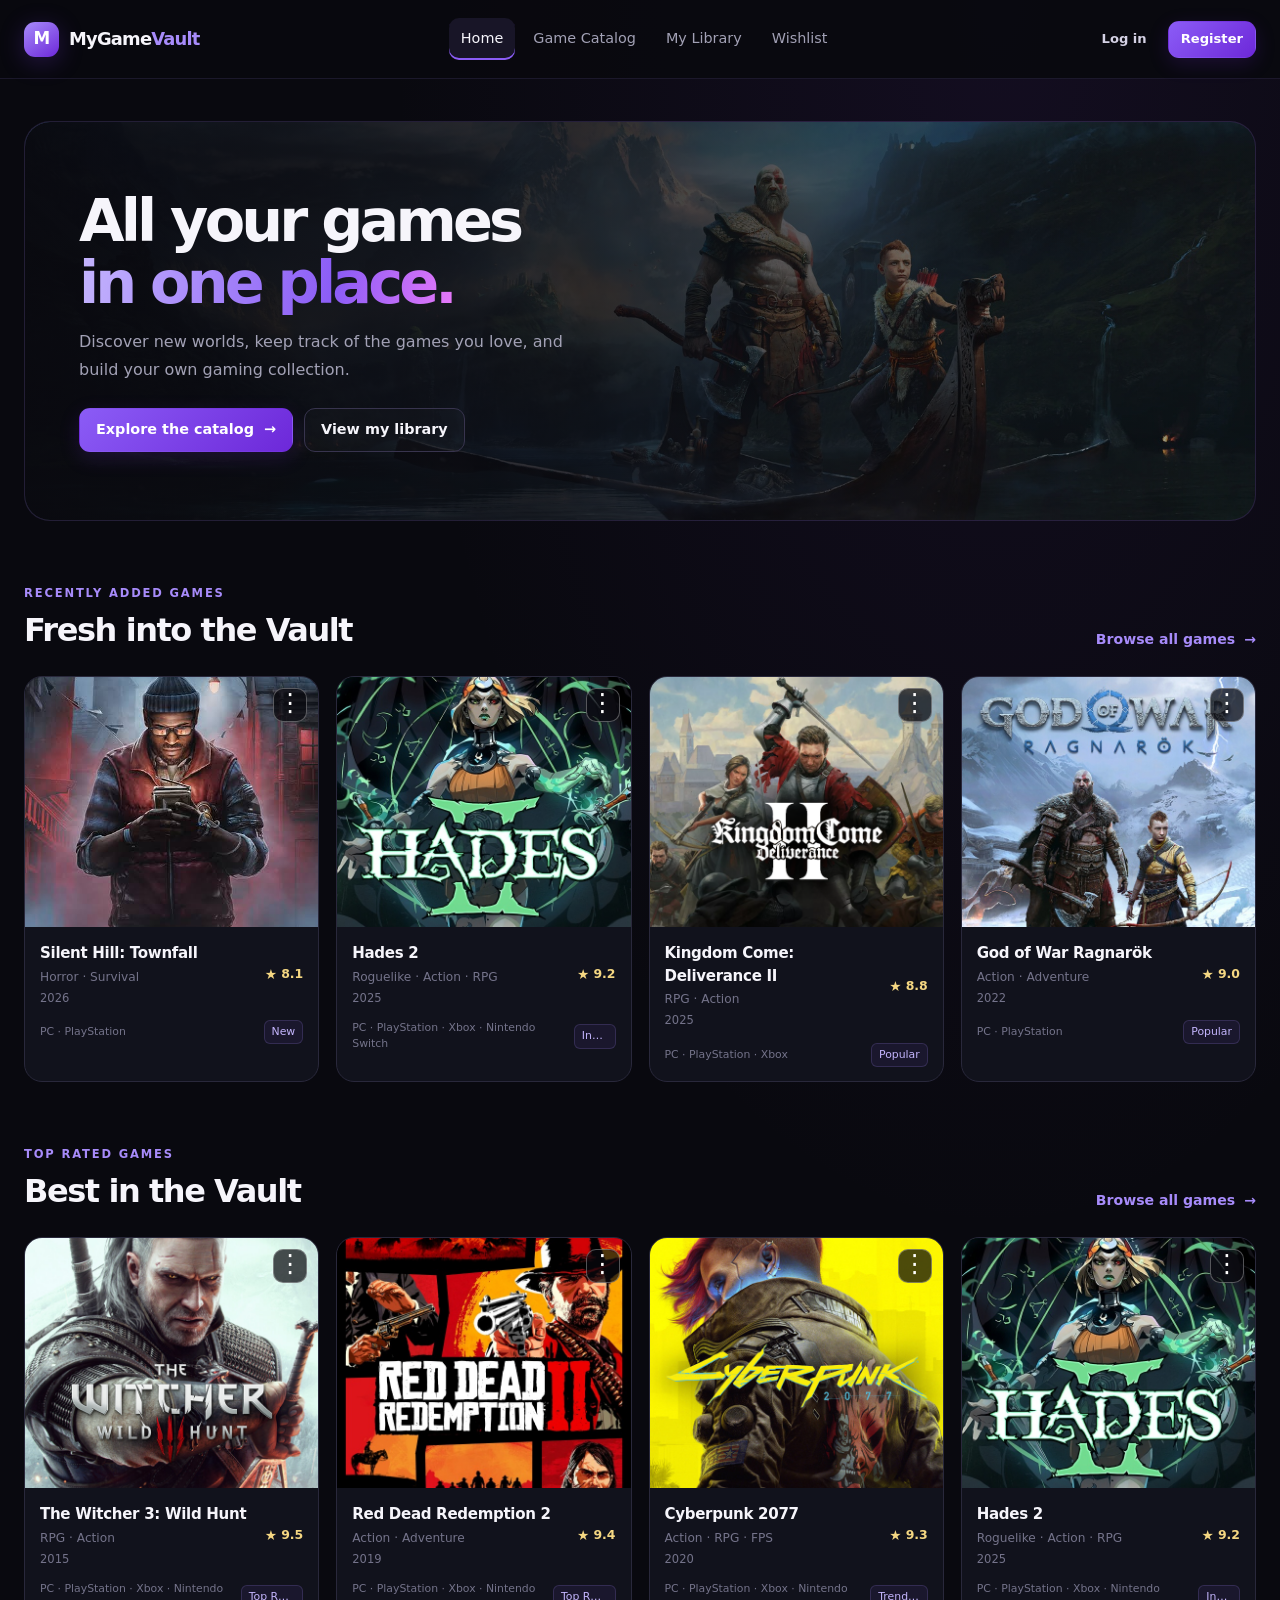
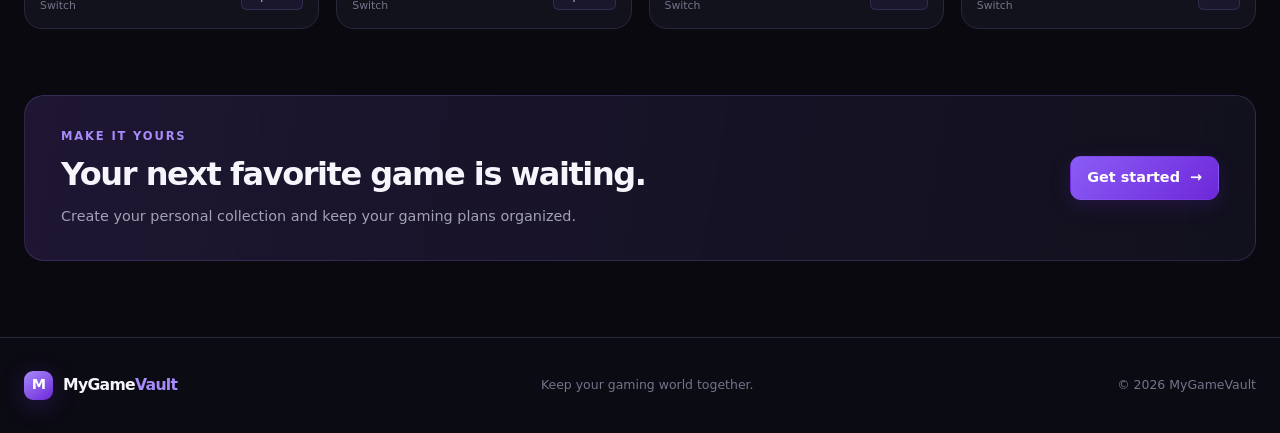
<file: html/index.html>
<!doctype html>
<html lang="en">
<head>
  <meta charset="utf-8">
  <meta name="viewport" content="width=device-width, initial-scale=1">
  <meta name="description" content="MyGameVault — keep your games, ratings and wishlist in one place.">
  <title>MyGameVault | Home</title>
  <link rel="stylesheet" href="style.css">
</head>
<body>
  <a class="skip-link" href="#main-content">Skip to content</a>
  <header class="site-header">
    <div class="header-inner">
      <a class="brand" href="index.html" aria-label="MyGameVault home">
        <span class="brand-mark" aria-hidden="true">M</span>
        <span>MyGame<span class="brand-accent">Vault</span></span>
      </a>
      <nav class="primary-nav" aria-label="Main navigation">
        <a class="nav-link active" href="index.html" aria-current="page">Home</a>
        <a class="nav-link" href="games.html">Game Catalog</a>
<!--        <a class="nav-link" href="games.html#library">My Library</a>-->
<!--        <a class="nav-link" href="games.html#wishlist">Wishlist</a>-->
        <a class="nav-link" aria-disabled="true">My Library</a>
        <a class="nav-link" aria-disabled="true">Wishlist</a>
      </nav>
      <div class="header-actions">
<!--        <a class="button button-quiet button-small" href="#sign-in">Log in</a>-->
<!--        <a class="button button-primary button-small" href="#register">Register</a>-->
        <a class="button button-quiet button-small" aria-disabled="true">Log in</a>
        <a class="button button-primary button-small" aria-disabled="true">Register</a>
      </div>
    </div>
  </header>

  <main id="main-content" class="page-shell">
    <section class="hero" aria-labelledby="hero-title">
      <div class="hero-copy">
        <h1 id="hero-title">All your games<br><span class="text-gradient">in one place.</span></h1>
        <p class="hero-description">Discover new worlds, keep track of the games you love, and build your own gaming collection.</p>
        <div class="hero-actions">
          <a class="button button-primary" href="games.html">Explore the catalog <span aria-hidden="true">→</span></a>
<!--          <a class="button button-outline" href="games.html#library">View my library</a>-->
          <a class="button button-outline" aria-disabled="true">View my library</a>
        </div>
      </div>
    </section>

    <section class="section-block" aria-labelledby="recent-title">
      <div class="section-heading">
        <div><p class="eyebrow">RECENTLY ADDED GAMES</p><h2 id="recent-title">Fresh into the Vault</h2></div>
        <a class="text-link" href="games.html">Browse all games <span aria-hidden="true">→</span></a>
      </div>
      <div class="game-grid home-game-grid">
        <article class="game-card">
          <div class="cover-wrap">
<!--            <a class="game-cover-placeholder" href="games.html" aria-label="View game details"></a>-->
            <img class="game-cover-image" src="./images/games/silent-hill-townfall.jpg" alt="Silent Hill: Townfall cover art">
            <div class="game-actions">
                <button class="game-actions-toggle" type="button" aria-label="Actions for game placeholder 1" aria-haspopup="menu" aria-expanded="false">
                  <span aria-hidden="true">⋮</span>
                </button>
                <div class="game-actions-menu" role="menu" hidden>
                  <button class="game-action-option" type="button" role="menuitem" data-game-action="library">Add to My Library</button>
                  <button class="game-action-option" type="button" role="menuitem" data-game-action="wishlist">Add to Wishlist</button>
                </div>
              </div>
          </div>
          <div class="game-card-info">
            <div>
<!--              <h3><a href="games.html">Silent Hill: Townfall</a></h3>-->
              <h3><a aria-disabled="true" id="game-1">Silent Hill: Townfall</a></h3>
              <p class="game-meta">Horror · Survival</p>
              <p class="game-year">2026</p>
            </div>
              <span class="rating"><span aria-hidden="true">★</span> 8.1</span>
          </div>
          <div class="game-card-footer"><span>PC · PlayStation</span><span class="tag">New</span></div>
        </article>
        <article class="game-card">
          <div class="cover-wrap">
            <img class="game-cover-image" src="./images/games/hades-2.jpg" alt="Hades 2 cover art">
            <div class="game-actions">
                <button class="game-actions-toggle" type="button" aria-label="Actions for game placeholder 2" aria-haspopup="menu" aria-expanded="false">
                  <span aria-hidden="true">⋮</span>
                </button>
                <div class="game-actions-menu" role="menu" hidden>
                  <button class="game-action-option" type="button" role="menuitem" data-game-action="library">Add to My Library</button>
                  <button class="game-action-option" type="button" role="menuitem" data-game-action="wishlist">Add to Wishlist</button>
                </div>
              </div>
          </div>
          <div class="game-card-info">
            <div>
              <h3><a aria-disabled="true" id="game-2">Hades 2</a></h3>
              <p class="game-meta">Roguelike · Action · RPG</p>
              <p class="game-year">2025</p>
            </div>
            <span class="rating"><span aria-hidden="true">★</span> 9.2</span>
          </div>
          <div class="game-card-footer"><span>PC · PlayStation · Xbox · Nintendo Switch</span><span class="tag">Indie</span></div>
        </article>
        <article class="game-card">
          <div class="cover-wrap">
            <img class="game-cover-image" src="./images/games/kcd2.jpg" alt="Kingdom Come: Deliverance II cover art">
            <div class="game-actions">
                <button class="game-actions-toggle" type="button" aria-label="Actions for game placeholder 3" aria-haspopup="menu" aria-expanded="false">
                  <span aria-hidden="true">⋮</span>
                </button>
                <div class="game-actions-menu" role="menu" hidden>
                  <button class="game-action-option" type="button" role="menuitem" data-game-action="library">Add to My Library</button>
                  <button class="game-action-option" type="button" role="menuitem" data-game-action="wishlist">Add to Wishlist</button>
                </div>
              </div>
          </div>
          <div class="game-card-info">
            <div>
              <h3><a aria-disabled="true" id="game-3">Kingdom Come: Deliverance II</a></h3>
              <p class="game-meta">RPG · Action</p>
              <p class="game-year">2025</p>
            </div>
            <span class="rating"><span aria-hidden="true">★</span> 8.8</span>
          </div>
          <div class="game-card-footer"><span>PC · PlayStation · Xbox</span><span class="tag">Popular</span></div>
        </article>
        <article class="game-card">
          <div class="cover-wrap">
              <img class="game-cover-image" src="./images/games/gow-ragnarok.jpg" alt="God of War Ragnarök cover art">
            <div class="game-actions">
                <button class="game-actions-toggle" type="button" aria-label="Actions for game placeholder 4" aria-haspopup="menu" aria-expanded="false">
                  <span aria-hidden="true">⋮</span>
                </button>
                <div class="game-actions-menu" role="menu" hidden>
                  <button class="game-action-option" type="button" role="menuitem" data-game-action="library">Add to My Library</button>
                  <button class="game-action-option" type="button" role="menuitem" data-game-action="wishlist">Add to Wishlist</button>
                </div>
              </div>
          </div>
          <div class="game-card-info">
            <div>
              <h3><a aria-disabled="true" id="game-4">God of War Ragnarök</a></h3>
              <p class="game-meta">Action · Adventure</p>
              <p class="game-year">2022</p>
            </div>
            <span class="rating"><span aria-hidden="true">★</span> 9.0</span>
          </div>
          <div class="game-card-footer"><span>PC · PlayStation</span><span class="tag">Popular</span></div>
        </article>
      </div>
    </section>

    <section class="section-block" aria-labelledby="top-rated-title">
      <div class="section-heading">
        <div><p class="eyebrow">TOP RATED GAMES</p><h2 id="top-rated-title">Best in the Vault</h2></div>
        <a class="text-link" href="games.html">Browse all games <span aria-hidden="true">→</span></a>
      </div>
      <div class="game-grid home-game-grid">
        <article class="game-card">
          <div class="cover-wrap">
            <img class="game-cover-image" src="./images/games/witcher-3.jpg" alt="The Witcher 3: Wild Hunt cover art">
            <div class="game-actions">
                <button class="game-actions-toggle" type="button" aria-label="Actions for game placeholder 5" aria-haspopup="menu" aria-expanded="false">
                  <span aria-hidden="true">⋮</span>
                </button>
                <div class="game-actions-menu" role="menu" hidden>
                  <button class="game-action-option" type="button" role="menuitem" data-game-action="library">Add to My Library</button>
                  <button class="game-action-option" type="button" role="menuitem" data-game-action="wishlist">Add to Wishlist</button>
                </div>
              </div>
          </div>
          <div class="game-card-info">
            <div>
              <h3><a aria-disabled="true" id="game-5">The Witcher 3: Wild Hunt</a></h3>
              <p class="game-meta">RPG · Action</p>
              <p class="game-year">2015</p>
            </div>
            <span class="rating"><span aria-hidden="true">★</span> 9.5</span>
          </div>
          <div class="game-card-footer"><span>PC · PlayStation · Xbox · Nintendo Switch</span><span class="tag">Top Rated</span></div>
        </article>
        <article class="game-card">
          <div class="cover-wrap">
            <img class="game-cover-image" src="./images/games/rdr2.jpg" alt="Red Dead Redemption 2 cover art">
            <div class="game-actions">
                <button class="game-actions-toggle" type="button" aria-label="Actions for game placeholder 6" aria-haspopup="menu" aria-expanded="false">
                  <span aria-hidden="true">⋮</span>
                </button>
                <div class="game-actions-menu" role="menu" hidden>
                  <button class="game-action-option" type="button" role="menuitem" data-game-action="library">Add to My Library</button>
                  <button class="game-action-option" type="button" role="menuitem" data-game-action="wishlist">Add to Wishlist</button>
                </div>
              </div>
          </div>
          <div class="game-card-info">
            <div>
              <h3><a aria-disabled="true" id="game-6">Red Dead Redemption 2</a></h3>
              <p class="game-meta">Action · Adventure</p>
              <p class="game-year">2019</p>
            </div>
            <span class="rating"><span aria-hidden="true">★</span> 9.4</span>
          </div>
          <div class="game-card-footer"><span>PC · PlayStation · Xbox · Nintendo Switch</span><span class="tag">Top Rated</span></div>
        </article>
        <article class="game-card">
          <div class="cover-wrap">
            <img class="game-cover-image" src="./images/games/cyberpunk.jpg" alt="Cyberpunk 2077 cover art">
            <div class="game-actions">
                <button class="game-actions-toggle" type="button" aria-label="Actions for game placeholder 7" aria-haspopup="menu" aria-expanded="false">
                  <span aria-hidden="true">⋮</span>
                </button>
                <div class="game-actions-menu" role="menu" hidden>
                  <button class="game-action-option" type="button" role="menuitem" data-game-action="library">Add to My Library</button>
                  <button class="game-action-option" type="button" role="menuitem" data-game-action="wishlist">Add to Wishlist</button>
                </div>
              </div>
          </div>
          <div class="game-card-info">
            <div>
              <h3><a aria-disabled="true" id="game-7">Cyberpunk 2077</a></h3>
              <p class="game-meta">Action · RPG · FPS</p>
              <p class="game-year">2020</p>
            </div>
            <span class="rating"><span aria-hidden="true">★</span> 9.3</span>
          </div>
          <div class="game-card-footer"><span>PC · PlayStation · Xbox · Nintendo Switch</span><span class="tag">Trending</span></div>
        </article>
        <article class="game-card">
          <div class="cover-wrap">
            <img class="game-cover-image" src="./images/games/hades-2.jpg" alt="Hades 2 cover art">
            <div class="game-actions">
                <button class="game-actions-toggle" type="button" aria-label="Actions for game placeholder 8" aria-haspopup="menu" aria-expanded="false">
                  <span aria-hidden="true">⋮</span>
                </button>
                <div class="game-actions-menu" role="menu" hidden>
                  <button class="game-action-option" type="button" role="menuitem" data-game-action="library">Add to My Library</button>
                  <button class="game-action-option" type="button" role="menuitem" data-game-action="wishlist">Add to Wishlist</button>
                </div>
              </div>
          </div>
          <div class="game-card-info">
            <div>
              <h3><a aria-disabled="true" id="game-8">Hades 2</a></h3>
              <p class="game-meta">Roguelike · Action · RPG</p>
              <p class="game-year">2025</p>
            </div>
            <span class="rating"><span aria-hidden="true">★</span> 9.2</span>
          </div>
          <div class="game-card-footer"><span>PC · PlayStation · Xbox · Nintendo Switch</span><span class="tag">Indie</span></div>
        </article>
      </div>
    </section>

    <section class="cta-panel" id="sign-in" aria-labelledby="cta-title">
      <div><p class="eyebrow">MAKE IT YOURS</p><h2 id="cta-title">Your next favorite game is waiting.</h2><p>Create your personal collection and keep your gaming plans organized.</p></div>
      <a class="button button-primary" id="register" href="games.html">Get started <span aria-hidden="true">→</span></a>
    </section>
  </main>

  <footer class="site-footer"><div class="footer-inner"><a class="brand footer-brand" href="index.html"><span class="brand-mark" aria-hidden="true">M</span><span>MyGame<span class="brand-accent">Vault</span></span></a><p>Keep your gaming world together.</p><span class="footer-copy">© 2026 MyGameVault</span></div></footer>
</body>
</html>
</file>
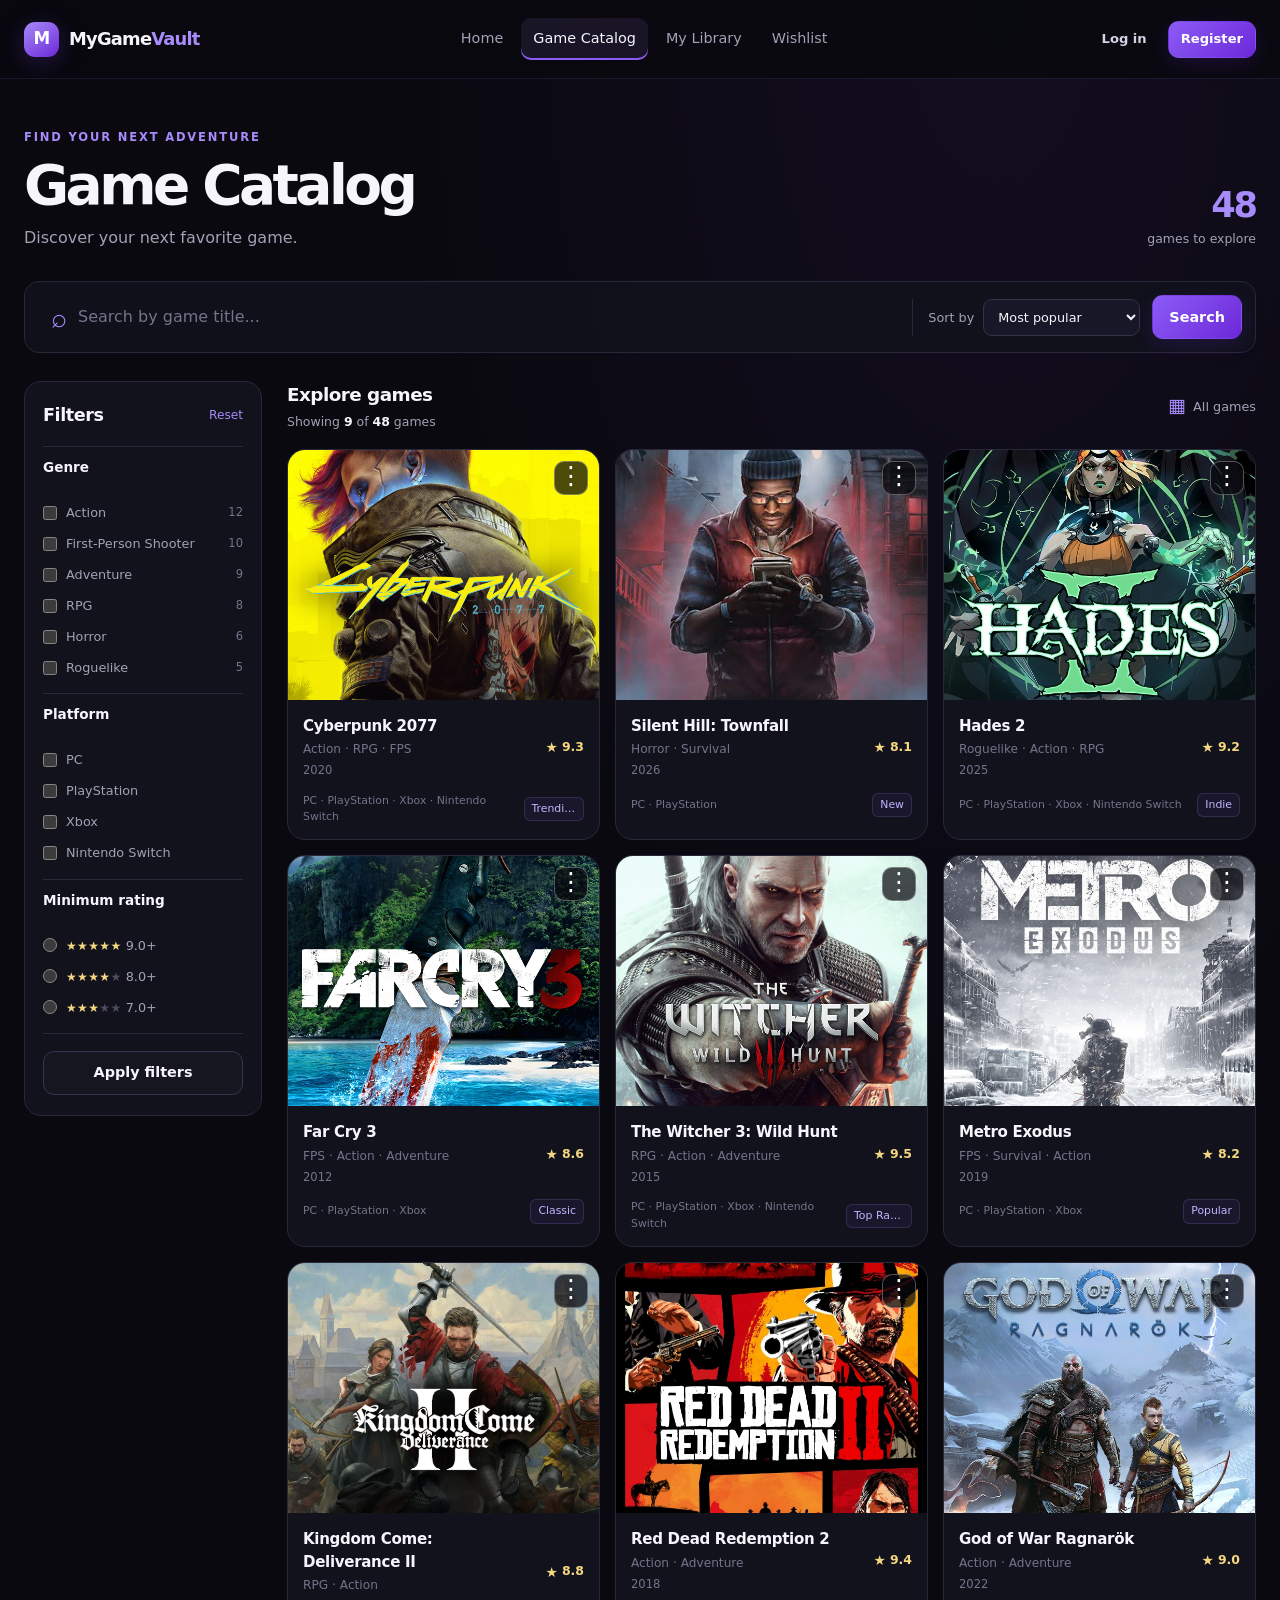
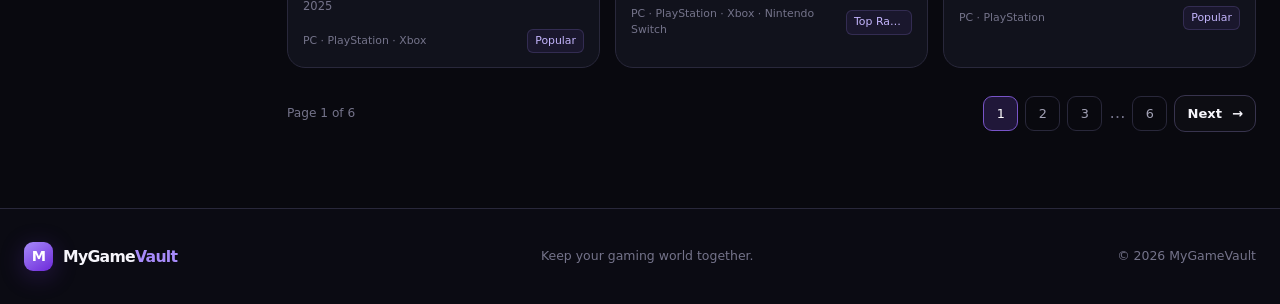
<file: html/games.html>
<!doctype html>
<html lang="en">
<head>
  <meta charset="utf-8">
  <meta name="viewport" content="width=device-width, initial-scale=1">
  <meta name="description" content="Explore and filter games in the MyGameVault catalog.">
  <title>MyGameVault | Game Catalog</title>
  <link rel="stylesheet" href="style.css">
</head>
<body>
  <a class="skip-link" href="#main-content">Skip to content</a>
  <header class="site-header">
    <div class="header-inner">
      <a class="brand" href="index.html" aria-label="MyGameVault home"><span class="brand-mark" aria-hidden="true">M</span><span>MyGame<span class="brand-accent">Vault</span></span></a>
      <nav class="primary-nav" aria-label="Main navigation">
        <a class="nav-link" href="index.html">Home</a>
        <a class="nav-link active" href="games.html" aria-current="page">Game Catalog</a>
<!--        <a class="nav-link" href="#library">My Library</a>-->
<!--        <a class="nav-link" href="#wishlist">Wishlist</a>-->
        <a class="nav-link" aria-disabled="true">My Library</a>
        <a class="nav-link" aria-disabled="true">Wishlist</a>
      </nav>
      <div class="header-actions">
        <!--        <a class="button button-quiet button-small" href="#sign-in">Log in</a>-->
        <!--        <a class="button button-primary button-small" href="#register">Register</a>-->
        <a class="button button-quiet button-small" aria-disabled="true">Log in</a>
        <a class="button button-primary button-small" aria-disabled="true">Register</a>
      </div>
    </div>
  </header>

  <main id="main-content" class="page-shell catalog-page">
    <section class="catalog-intro" aria-labelledby="catalog-title">
      <div><p class="eyebrow">FIND YOUR NEXT ADVENTURE</p><h1 id="catalog-title">Game Catalog</h1><p class="hero-description">Discover your next favorite game.</p></div>
      <div class="catalog-stat"><span class="stat-number">48</span><span class="stat-label">games to explore</span></div>
    </section>

    <form class="catalog-toolbar" action="games.html" method="get" role="search">
      <label class="search-field"><span class="search-icon" aria-hidden="true">⌕</span><span class="visually-hidden">Search games</span><input type="search" name="q" placeholder="Search by game title..." autocomplete="off"></label>
      <label class="sort-field"><span>Sort by</span><select name="sort"><option>Most popular</option><option>Top rated</option><option>Recently added</option><option>Title A–Z</option></select></label>
      <button class="button button-primary" type="submit">Search</button>
    </form>

    <div class="catalog-layout">
      <aside class="filter-panel" aria-labelledby="filters-title">
        <div class="filter-header"><h2 id="filters-title">Filters</h2><a class="reset-link" href="games.html">Reset</a></div>
        <fieldset class="filter-group"><legend>Genre</legend>
          <label class="check-row"><input type="checkbox" name="genre" value="action"><span>Action</span><span class="filter-count">12</span></label>
          <label class="check-row"><input type="checkbox" name="genre" value="fps"><span>First-Person Shooter</span><span class="filter-count">10</span></label>
          <label class="check-row"><input type="checkbox" name="genre" value="adventure"><span>Adventure</span><span class="filter-count">9</span></label>
          <label class="check-row"><input type="checkbox" name="genre" value="rpg"><span>RPG</span><span class="filter-count">8</span></label>
          <label class="check-row"><input type="checkbox" name="genre" value="horror"><span>Horror</span><span class="filter-count">6</span></label>
          <label class="check-row"><input type="checkbox" name="genre" value="roguelike"><span>Roguelike</span><span class="filter-count">5</span></label>
        </fieldset>
        <fieldset class="filter-group"><legend>Platform</legend>
          <label class="check-row"><input type="checkbox" name="platform" value="pc"><span>PC</span></label>
          <label class="check-row"><input type="checkbox" name="platform" value="playstation"><span>PlayStation</span></label>
          <label class="check-row"><input type="checkbox" name="platform" value="xbox"><span>Xbox</span></label>
          <label class="check-row"><input type="checkbox" name="platform" value="switch"><span>Nintendo Switch</span></label>
        </fieldset>
        <fieldset class="filter-group rating-filter"><legend>Minimum rating</legend>
          <label class="check-row"><input type="radio" name="rating" value="9"><span><span class="stars" aria-label="5 out of 5 stars">★★★★★</span> 9.0+</span></label>
          <label class="check-row"><input type="radio" name="rating" value="8"><span><span class="stars" aria-label="4 out of 5 stars">★★★★<span class="star-muted">★</span></span> 8.0+</span></label>
          <label class="check-row"><input type="radio" name="rating" value="7"><span><span class="stars" aria-label="3 out of 5 stars">★★★<span class="star-muted">★★</span></span> 7.0+</span></label>
        </fieldset>
        <button class="button button-outline filter-apply" type="submit" form="catalog-filter-form">Apply filters</button>
        <form id="catalog-filter-form" action="games.html" method="get" aria-label="Apply catalog filters"></form>
      </aside>

      <section class="results-section" aria-labelledby="results-title">
        <div class="results-heading"><div><h2 id="results-title">Explore games</h2><p>Showing <strong>9</strong> of <strong>48</strong> games</p></div><span class="results-view-label"><span class="view-grid-icon" aria-hidden="true">▦</span> All games</span></div>
        <div class="game-grid catalog-game-grid">
          <article class="game-card">
            <div class="cover-wrap">
<!--              <div class="game-cover-placeholder" role="img" aria-label="Game cover placeholder 1"></div>-->
              <img class="game-cover-image" src="./images/games/cyberpunk.jpg" alt="Cyberpunk 2077 cover art">
              <div class="game-actions">
                <button class="game-actions-toggle" type="button" aria-label="Actions for game placeholder 1" aria-haspopup="menu" aria-expanded="false">
                  <span aria-hidden="true">⋮</span>
                </button>
                <div class="game-actions-menu" role="menu" hidden>
                  <button class="game-action-option" type="button" role="menuitem" data-game-action="library">Add to My Library</button>
                  <button class="game-action-option" type="button" role="menuitem" data-game-action="wishlist">Add to Wishlist</button>
                </div>
              </div>
            </div>
            <div class="game-card-info">
              <div>
<!--                <h3><a href="#game-1" id="game-1">Cyberpunk 2077</a></h3>-->
                <h3><a aria-disabled="true" id="game-1">Cyberpunk 2077</a></h3>
                <p class="game-meta">Action · RPG · FPS</p>
                <p class="game-year">2020</p>
              </div>
<!--              <span class="rating" aria-label="Rating not set"><span aria-hidden="true">★</span> —</span>-->
              <span class="rating"><span aria-hidden="true">★</span> 9.3</span>
            </div>
            <div class="game-card-footer"><span>PC · PlayStation · Xbox · Nintendo Switch</span><span class="tag">Trending</span></div>
          </article>
          <article class="game-card">
            <div class="cover-wrap">
              <img class="game-cover-image" src="./images/games/silent-hill-townfall.jpg" alt="Silent Hill: Townfall cover art">
              <div class="game-actions">
                <button class="game-actions-toggle" type="button" aria-label="Actions for game placeholder 2" aria-haspopup="menu" aria-expanded="false">
                  <span aria-hidden="true">⋮</span>
                </button>
                <div class="game-actions-menu" role="menu" hidden>
                  <button class="game-action-option" type="button" role="menuitem" data-game-action="library">Add to My Library</button>
                  <button class="game-action-option" type="button" role="menuitem" data-game-action="wishlist">Add to Wishlist</button>
                </div>
              </div>
            </div>
            <div class="game-card-info">
              <div>
                <h3><a aria-disabled="true" id="game-2">Silent Hill: Townfall</a></h3>
                <p class="game-meta">Horror · Survival</p>
                <p class="game-year">2026</p>
              </div>
              <span class="rating"><span aria-hidden="true">★</span> 8.1</span>
            </div>
            <div class="game-card-footer"><span>PC · PlayStation</span><span class="tag">New</span></div>
          </article>
          <article class="game-card">
            <div class="cover-wrap">
              <img class="game-cover-image" src="./images/games/hades-2.jpg" alt="Hades 2 cover art">
              <div class="game-actions">
                <button class="game-actions-toggle" type="button" aria-label="Actions for game placeholder 3" aria-haspopup="menu" aria-expanded="false">
                  <span aria-hidden="true">⋮</span>
                </button>
                <div class="game-actions-menu" role="menu" hidden>
                  <button class="game-action-option" type="button" role="menuitem" data-game-action="library">Add to My Library</button>
                  <button class="game-action-option" type="button" role="menuitem" data-game-action="wishlist">Add to Wishlist</button>
                </div>
              </div>
            </div>
            <div class="game-card-info">
              <div>
                <h3><a aria-disabled="true" id="game-3">Hades 2</a></h3>
                <p class="game-meta">Roguelike · Action · RPG</p>
                <p class="game-year">2025</p>
              </div>
              <span class="rating"><span aria-hidden="true">★</span> 9.2</span>
            </div>
            <div class="game-card-footer"><span>PC · PlayStation · Xbox · Nintendo Switch</span><span class="tag">Indie</span></div>
          </article>
          <article class="game-card">
            <div class="cover-wrap">
              <img class="game-cover-image" src="./images/games/far-cry-3.jpg" alt="Far Cry 3 cover art">
              <div class="game-actions">
                <button class="game-actions-toggle" type="button" aria-label="Actions for game placeholder 4" aria-haspopup="menu" aria-expanded="false">
                  <span aria-hidden="true">⋮</span>
                </button>
                <div class="game-actions-menu" role="menu" hidden>
                  <button class="game-action-option" type="button" role="menuitem" data-game-action="library">Add to My Library</button>
                  <button class="game-action-option" type="button" role="menuitem" data-game-action="wishlist">Add to Wishlist</button>
                </div>
              </div>
            </div>
            <div class="game-card-info">
              <div>
                <h3><a aria-disabled="true" id="game-4">Far Cry 3</a></h3>
                <p class="game-meta">FPS · Action · Adventure</p>
                <p class="game-year">2012</p>
              </div>
              <span class="rating"><span aria-hidden="true">★</span> 8.6</span>
            </div>
            <div class="game-card-footer"><span>PC · PlayStation · Xbox</span><span class="tag">Classic</span></div>
          </article>
          <article class="game-card">
            <div class="cover-wrap">
              <img class="game-cover-image" src="./images/games/witcher-3.jpg" alt="The Witcher 3: Wild Hunt cover art">
              <div class="game-actions">
                <button class="game-actions-toggle" type="button" aria-label="Actions for game placeholder 5" aria-haspopup="menu" aria-expanded="false">
                  <span aria-hidden="true">⋮</span>
                </button>
                <div class="game-actions-menu" role="menu" hidden>
                  <button class="game-action-option" type="button" role="menuitem" data-game-action="library">Add to My Library</button>
                  <button class="game-action-option" type="button" role="menuitem" data-game-action="wishlist">Add to Wishlist</button>
                </div>
              </div>
            </div>
            <div class="game-card-info">
              <div>
                <h3><a aria-disabled="true" id="game-5">The Witcher 3: Wild Hunt</a></h3>
                <p class="game-meta">RPG · Action · Adventure</p>
                <p class="game-year">2015</p>
              </div>
              <span class="rating"><span aria-hidden="true">★</span> 9.5</span>
            </div>
            <div class="game-card-footer"><span>PC · PlayStation · Xbox · Nintendo Switch</span><span class="tag">Top Rated</span></div>
          </article>
          <article class="game-card">
            <div class="cover-wrap">
              <img class="game-cover-image" src="./images/games/metro-exodus.jpg" alt="Metro Exodus cover art">
              <div class="game-actions">
                <button class="game-actions-toggle" type="button" aria-label="Actions for game placeholder 6" aria-haspopup="menu" aria-expanded="false">
                  <span aria-hidden="true">⋮</span>
                </button>
                <div class="game-actions-menu" role="menu" hidden>
                  <button class="game-action-option" type="button" role="menuitem" data-game-action="library">Add to My Library</button>
                  <button class="game-action-option" type="button" role="menuitem" data-game-action="wishlist">Add to Wishlist</button>
                </div>
              </div>
            </div>
            <div class="game-card-info">
              <div>
                <h3><a aria-disabled="true" id="game-6">Metro Exodus</a></h3>
                <p class="game-meta">FPS · Survival · Action</p>
                <p class="game-year">2019</p>
              </div>
              <span class="rating"><span aria-hidden="true">★</span> 8.2</span>
            </div>
            <div class="game-card-footer"><span>PC · PlayStation · Xbox</span><span class="tag">Popular</span></div>
          </article>
          <article class="game-card">
            <div class="cover-wrap">
              <img class="game-cover-image" src="./images/games/kcd2.jpg" alt="Kingdom Come: Deliverance II cover art">
              <div class="game-actions">
                <button class="game-actions-toggle" type="button" aria-label="Actions for game placeholder 7" aria-haspopup="menu" aria-expanded="false">
                  <span aria-hidden="true">⋮</span>
                </button>
                <div class="game-actions-menu" role="menu" hidden>
                  <button class="game-action-option" type="button" role="menuitem" data-game-action="library">Add to My Library</button>
                  <button class="game-action-option" type="button" role="menuitem" data-game-action="wishlist">Add to Wishlist</button>
                </div>
              </div>
            </div>
            <div class="game-card-info">
              <div>
                <h3><a aria-disabled="true" id="game-7">Kingdom Come: Deliverance II</a></h3>
                <p class="game-meta">RPG · Action</p>
                <p class="game-year">2025</p>
              </div>
              <span class="rating"><span aria-hidden="true">★</span> 8.8</span>
            </div>
            <div class="game-card-footer"><span>PC · PlayStation · Xbox</span><span class="tag">Popular</span></div>
          </article>
          <article class="game-card">
            <div class="cover-wrap">
              <img class="game-cover-image" src="./images/games/rdr2.jpg" alt="Red Dead Redemption 2 cover art">
              <div class="game-actions">
                <button class="game-actions-toggle" type="button" aria-label="Actions for game placeholder 8" aria-haspopup="menu" aria-expanded="false">
                  <span aria-hidden="true">⋮</span>
                </button>
                <div class="game-actions-menu" role="menu" hidden>
                  <button class="game-action-option" type="button" role="menuitem" data-game-action="library">Add to My Library</button>
                  <button class="game-action-option" type="button" role="menuitem" data-game-action="wishlist">Add to Wishlist</button>
                </div>
              </div>
            </div>
            <div class="game-card-info">
              <div>
                <h3><a aria-disabled="true" id="game-8">Red Dead Redemption 2</a></h3>
                <p class="game-meta">Action · Adventure</p>
                <p class="game-year">2018</p>
              </div>
              <span class="rating"><span aria-hidden="true">★</span> 9.4</span>
            </div>
            <div class="game-card-footer"><span>PC · PlayStation · Xbox · Nintendo Switch</span><span class="tag">Top Rated</span></div>
          </article>
          <article class="game-card">
            <div class="cover-wrap">
              <img class="game-cover-image" src="./images/games/gow-ragnarok.jpg" alt="God of War Ragnarök cover art">
              <div class="game-actions">
                <button class="game-actions-toggle" type="button" aria-label="Actions for game placeholder 9" aria-haspopup="menu" aria-expanded="false">
                  <span aria-hidden="true">⋮</span>
                </button>
                <div class="game-actions-menu" role="menu" hidden>
                  <button class="game-action-option" type="button" role="menuitem" data-game-action="library">Add to My Library</button>
                  <button class="game-action-option" type="button" role="menuitem" data-game-action="wishlist">Add to Wishlist</button>
                </div>
              </div>
            </div>
            <div class="game-card-info">
              <div>
                <h3><a aria-disabled="true" id="game-9">God of War Ragnarök</a></h3>
                <p class="game-meta">Action · Adventure</p>
                <p class="game-year">2022</p>
              </div>
              <span class="rating"><span aria-hidden="true">★</span> 9.0</span>
            </div>
            <div class="game-card-footer"><span>PC · PlayStation</span><span class="tag">Popular</span></div>
          </article>
        </div>
        <nav class="pagination" aria-label="Catalog pagination">
<!--          <span class="pagination-status">Page 1 of 6</span>-->
<!--          <a class="page-number current" href="games.html" aria-current="page">1</a>-->
<!--          <a class="page-number" href="#page-2">2</a>-->
<!--          <a class="page-number" href="#page-3">3</a>-->
<!--          <span class="pagination-ellipsis" aria-hidden="true">…</span>-->
<!--          <a class="page-number" href="#page-6">6</a>-->
<!--          <a class="button button-outline button-small" href="#next-page">Next <span aria-hidden="true">→</span></a>-->
          <span class="pagination-status">Page 1 of 6</span>
          <a class="page-number current" href="games.html" aria-current="page">1</a>
          <a class="page-number" aria-disabled="true">2</a>
          <a class="page-number" aria-disabled="true">3</a>
          <span class="pagination-ellipsis" aria-hidden="true">…</span>
          <a class="page-number" aria-disabled="true">6</a>
          <a class="button button-outline button-small" aria-disabled="true">Next <span aria-hidden="true">→</span></a>
        </nav>
      </section>
    </div>

<!--    <section class="hidden-anchor" id="library" aria-label="My Library section placeholder"><h2>My Library</h2><p>Your saved games will appear here when this feature is implemented.</p></section>-->
<!--    <section class="hidden-anchor" id="wishlist" aria-label="Wishlist section placeholder"><h2>Wishlist</h2><p>Your wishlist will appear here when this feature is implemented.</p></section>-->
<!--    <div id="sign-in" class="visually-hidden">Sign-in placeholder</div><div id="register" class="visually-hidden">Registration placeholder</div>-->
  </main>

  <footer class="site-footer"><div class="footer-inner"><a class="brand footer-brand" href="index.html"><span class="brand-mark" aria-hidden="true">M</span><span>MyGame<span class="brand-accent">Vault</span></span></a><p>Keep your gaming world together.</p><span class="footer-copy">© 2026 MyGameVault</span></div></footer>
</body>
</html>
</file>
<file: html/style.css>
:root {
  color-scheme: dark;
  --bg: #09090f;
  --surface: #11121c;
  --surface-raised: #171827;
  --surface-soft: #1b1a2b;
  --line: #29283b;
  --text: #f6f5fb;
  --muted: #a2a1b5;
  --subtle: #74738a;
  --purple: #8b5cf6;
  --purple-bright: #a78bfa;
  --purple-deep: #6d28d9;
  --green: #69e4a6;
  --radius: 18px;
  --content: 1240px;
  font-family: Inter, ui-sans-serif, system-ui, -apple-system, BlinkMacSystemFont, "Segoe UI", sans-serif;
  background: var(--bg);
  color: var(--text);
}

* { box-sizing: border-box; }
html { scroll-behavior: smooth; }
body { margin: 0; min-width: 320px; background: radial-gradient(ellipse at 78% 0%, rgba(90, 43, 150, .13), transparent 38rem), var(--bg); color: var(--text); line-height: 1.5; }
a { color: inherit; text-decoration: none; }
button, input, select { font: inherit; }
button, select, input[type="checkbox"], input[type="radio"] { cursor: pointer; }
button, a, input, select { outline-offset: 4px; }
a:focus-visible, button:focus-visible, input:focus-visible, select:focus-visible { outline: 2px solid var(--purple-bright); }
.skip-link { position: absolute; left: 1rem; top: -5rem; z-index: 100; padding: .75rem 1rem; background: var(--purple); border-radius: 8px; color: white; }
.skip-link:focus { top: 1rem; }
.visually-hidden { position: absolute; width: 1px; height: 1px; padding: 0; margin: -1px; overflow: hidden; clip: rect(0, 0, 0, 0); white-space: nowrap; border: 0; }
.site-header { position: sticky; top: 0; z-index: 5; border-bottom: 1px solid rgba(167, 139, 250, .12); background: rgba(9, 9, 15, .91); }
.header-inner, .page-shell, .footer-inner { width: min(var(--content), calc(100% - 48px)); margin-inline: auto; }
.header-inner { min-height: 78px; display: flex; align-items: center; justify-content: space-between; gap: 28px; }
.brand { display: inline-flex; align-items: center; gap: 10px; white-space: nowrap; font-weight: 760; font-size: 1.12rem; letter-spacing: -.045em; }
.brand-mark { width: 35px; height: 35px; display: grid; place-items: center; border-radius: 11px; color: white; background: linear-gradient(145deg, #a78bfa, #6d28d9); box-shadow: 0 5px 24px rgba(124, 58, 237, .25); font-weight: 850; font-size: 1.05rem; }
.brand-accent { color: var(--purple-bright); }
.primary-nav { display: flex; align-items: center; justify-content: center; gap: 6px; }
.nav-link { padding: 10px 12px; border-radius: 10px; color: var(--muted); font-size: .9rem; transition: background .2s ease, color .2s ease; }
.nav-link:hover, .nav-link.active { color: var(--text); background: rgba(167, 139, 250, .1); }
.nav-link.active { box-shadow: inset 0 -2px 0 var(--purple); }
.header-actions { display: flex; align-items: center; gap: 8px; white-space: nowrap; }
.button { min-height: 44px; display: inline-flex; align-items: center; justify-content: center; gap: 10px; padding: 10px 16px; border: 1px solid transparent; border-radius: 11px; font-size: .9rem; font-weight: 650; cursor: pointer; text-align: center; transition: transform .16s ease, background .16s ease, border-color .16s ease; }
.button:hover { transform: translateY(-1px); }
.button-primary { color: #fff; background: linear-gradient(135deg, #8b5cf6, #6d28d9); box-shadow: 0 6px 20px rgba(109, 40, 217, .18); }
.button-primary:hover { background: linear-gradient(135deg, #9b73fb, #7c3aed); }
.button-outline { color: var(--text); border-color: #38344e; background: rgba(255,255,255,.015); }
.button-outline:hover { border-color: var(--purple); background: rgba(139,92,246,.08); }
.button-quiet { color: #d4d1e4; background: transparent; }
.button-quiet:hover { background: rgba(255,255,255,.06); }
.button-small { min-height: 37px; padding: 7px 12px; font-size: .82rem; }
.page-shell { padding-block: 42px 76px; }
.hero {
  min-height: 400px;
  display: flex;
  align-items: center;
  padding: 52px 54px;
  overflow: hidden;
  border: 1px solid rgba(167,139,250,.17);
  border-radius: 26px;
  background-color: #171323;
  background-image:
    linear-gradient(90deg, rgba(9,9,15,.96) 0%, rgba(9,9,15,.84) 43%, rgba(9,9,15,.35) 100%),
    url("./images/hero-banner.jpg");
  background-position: center, 62% center;
  background-size: cover, cover;
  background-repeat: no-repeat;
  background-clip: padding-box;
}
.hero-copy { position: relative; z-index: 2; max-width: 650px; }
.eyebrow { margin: 0 0 12px; color: var(--purple-bright); font-size: .72rem; line-height: 1.4; font-weight: 750; letter-spacing: .16em; }
.eyebrow-dot { display: inline-block; width: 7px; height: 7px; margin-right: 7px; border-radius: 50%; vertical-align: 1px; background: var(--purple-bright); box-shadow: 0 0 12px var(--purple); }
h1, h2, h3, p { margin-top: 0; }
h1 { margin-bottom: 15px; font-size: clamp(2.5rem, 4.6vw, 4.1rem); line-height: 1.04; letter-spacing: -.065em; }
.text-gradient { color: var(--purple-bright); background: linear-gradient(100deg, #c4b5fd, #8b5cf6 68%, #e879f9); -webkit-background-clip: text; background-clip: text; -webkit-text-fill-color: transparent; }
.hero-description { max-width: 520px; margin-bottom: 24px; color: var(--muted); font-size: 1rem; line-height: 1.75; }
.hero-actions { display: flex; flex-wrap: wrap; gap: 11px; }
.hero-note { display: flex; align-items: center; gap: 8px; margin-top: 27px; color: var(--subtle); font-size: .8rem; }
.status-dot { width: 7px; height: 7px; border-radius: 50%; background: var(--green); box-shadow: 0 0 10px rgba(105,228,166,.45); }
.section-block { margin-top: 64px; }
.section-heading { display: flex; align-items: end; justify-content: space-between; gap: 20px; margin-bottom: 22px; }
.section-heading .eyebrow { margin-bottom: 5px; }
.section-heading h2, .cta-panel h2 { margin-bottom: 0; font-size: clamp(1.55rem, 2.5vw, 2rem); letter-spacing: -.045em; }
.text-link { display: inline-flex; align-items: center; gap: 9px; padding-bottom: 4px; color: var(--purple-bright); font-size: .88rem; font-weight: 650; }
.text-link:hover { color: #d8ccff; }
.game-grid { display: grid; grid-template-columns: repeat(3, minmax(0, 1fr)); gap: 22px; }
.home-game-grid { grid-template-columns: repeat(4, minmax(0, 1fr)); gap: 17px; }
.game-card { min-width: 0; overflow: hidden; border: 1px solid var(--line); border-radius: var(--radius); background: var(--surface); transition: transform .2s ease, border-color .2s ease; }
.game-card:hover { transform: translateY(-3px); border-color: #51416f; }
.game-cover-placeholder {
  display: block;
  width: 100%;
  height: 200px;
  background: var(--surface-soft);
  border-bottom: 1px dashed var(--line);
}
.game-cover-image {
  display: block;
  width: 100%;
  aspect-ratio: 2 / 3;
  /*max-height: 250px;*/
  height: 250px;
  object-fit: cover;
}
.home-game-grid .game-cover-placeholder { height: 190px; }
.game-card-info { display: flex; align-items: center; justify-content: space-between; gap: 12px; padding: 15px 15px 13px; }
.game-card-info h3 { overflow-wrap: anywhere; margin-bottom: 3px; font-size: .94rem; font-weight: 680; letter-spacing: -.02em; }
.game-card-info h3 a:hover { color: var(--purple-bright); }
.game-card-info > div { min-width: 0; }
.game-meta { margin: 0; color: var(--subtle); font-size: .76rem; }
.game-year { margin: 4px 0 0; color: var(--subtle); font-size: .72rem; }
.rating { flex-shrink: 0; display: inline-flex; align-items: center; gap: 4px; color: #f5d782; font-size: .78rem; font-weight: 750; }
.rating span { font-size: .86rem; }
.cta-panel { display: flex; align-items: center; justify-content: space-between; gap: 30px; margin-top: 66px; padding: 32px 36px; border: 1px solid rgba(167,139,250,.18); border-radius: 20px; background: linear-gradient(100deg, rgba(51,35,86,.5), rgba(20,19,32,.8)); }
.cta-panel .eyebrow { margin-bottom: 6px; }
.cta-panel h2 { margin-bottom: 8px; }
.cta-panel p:not(.eyebrow) { margin-bottom: 0; color: var(--muted); font-size: .9rem; }
.site-footer { border-top: 1px solid var(--line); background: rgba(12,12,20,.8); }
.footer-inner { min-height: 95px; display: flex; align-items: center; justify-content: space-between; gap: 20px; }
.footer-brand { font-size: .98rem; }
.footer-brand .brand-mark { width: 29px; height: 29px; border-radius: 9px; font-size: .9rem; }
.footer-inner p, .footer-copy { margin: 0; color: var(--subtle); font-size: .78rem; }

/* Catalog page */
.catalog-page { padding-top: 50px; }
.catalog-intro { display: flex; align-items: end; justify-content: space-between; gap: 24px; margin-bottom: 29px; }
.catalog-intro h1 { margin-bottom: 10px; font-size: clamp(2.4rem, 4.3vw, 3.6rem); }
.catalog-intro .hero-description { margin-bottom: 0; }
.catalog-stat { display: flex; flex-direction: column; align-items: flex-end; padding-bottom: 4px; }
.stat-number { color: var(--purple-bright); font-size: 2.2rem; line-height: 1; font-weight: 800; letter-spacing: -.06em; }
.stat-label { margin-top: 7px; color: var(--muted); font-size: .78rem; }
.catalog-toolbar { display: flex; align-items: center; gap: 12px; margin-bottom: 28px; padding: 13px; border: 1px solid var(--line); border-radius: 15px; background: rgba(17,18,28,.85); }
.search-field { min-width: 0; flex: 1; display: flex; align-items: center; gap: 11px; padding: 0 13px; }
.search-icon { color: var(--purple-bright); font-size: 1.7rem; line-height: 1; }
.search-field input { width: 100%; min-width: 0; padding: 8px 0; border: 0; outline: 0; color: var(--text); background: transparent; }
.search-field input::placeholder { color: var(--subtle); }
.sort-field { display: flex; align-items: center; gap: 9px; padding-left: 15px; border-left: 1px solid var(--line); color: var(--muted); font-size: .8rem; }
.sort-field select { max-width: 170px; padding: 9px 25px 9px 10px; border: 1px solid #343149; border-radius: 9px; color: var(--text); background: var(--surface-raised); }
.catalog-layout { display: grid; grid-template-columns: 238px minmax(0, 1fr); align-items: start; gap: 25px; }
.filter-panel { padding: 20px 18px; border: 1px solid var(--line); border-radius: 17px; background: var(--surface); }
.filter-header { display: flex; align-items: center; justify-content: space-between; gap: 12px; padding-bottom: 17px; border-bottom: 1px solid var(--line); }
.filter-header h2 { margin: 0; font-size: 1.1rem; letter-spacing: -.025em; }
.reset-link { color: var(--purple-bright); font-size: .76rem; }
.filter-group { min-width: 0; margin: 0; padding: 10px 0; border: 0; border-bottom: 1px solid var(--line); }
.filter-group legend { padding: 10px 0; font-size: .85rem; font-weight: 700; }
.check-row { display: flex; align-items: center; gap: 9px; min-height: 31px; color: var(--muted); font-size: .8rem; cursor: pointer; }
.check-row input { width: 14px; height: 14px; margin: 0; accent-color: var(--purple); flex-shrink: 0; }
.check-row > span:nth-of-type(1) { flex: 1; }
.filter-count { color: var(--subtle); font-size: .72rem; }
.stars { color: #f5d782; letter-spacing: .03em; font-size: .75rem; white-space: nowrap; }
.star-muted { color: #504a5e; }
.filter-apply { width: 100%; margin-top: 17px; }
.results-heading { display: flex; align-items: center; justify-content: space-between; gap: 12px; margin-bottom: 17px; }
.results-heading h2 { margin-bottom: 4px; font-size: 1.15rem; letter-spacing: -.03em; }
.results-heading p { margin: 0; color: var(--muted); font-size: .78rem; }
.results-heading p strong { color: var(--text); }
.results-view-label { display: inline-flex; align-items: center; gap: 7px; color: var(--muted); font-size: .8rem; }
.view-grid-icon { color: var(--purple-bright); font-size: 1.2rem; }
.catalog-game-grid { grid-template-columns: repeat(3, minmax(0, 1fr)); gap: 15px; }
.catalog-game-grid .game-cover-placeholder { height: 200px; }
.cover-wrap { position: relative; }
.game-actions { position: absolute; top: 11px; right: 11px; z-index: 3; }
.game-actions-toggle { width: 34px; height: 34px; display: grid; place-items: center; padding: 0 0 3px; border: 1px solid rgba(255,255,255,.3); border-radius: 10px; color: white; background: rgba(9,9,15,.72); font-size: 1.55rem; line-height: 1; }
.game-actions-toggle:hover, .game-actions-toggle[aria-expanded="true"] { color: #d8ccff; border-color: rgba(196,181,253,.65); background: rgba(9,9,15,.94); }
.game-actions-menu { position: absolute; top: calc(100% + 7px); right: 0; z-index: 10; width: max-content; min-width: 180px; display: grid; gap: 3px; padding: 6px; border: 1px solid #39334f; border-radius: 11px; background: #171622; box-shadow: 0 12px 30px rgba(0,0,0,.42); }
.game-actions-menu[hidden] { display: none !important; }
.game-action-option { width: 100%; padding: 9px 11px; border: 0; border-radius: 7px; color: var(--text); background: transparent; text-align: left; font-size: .8rem; white-space: nowrap; }
.game-action-option:hover, .game-action-option:focus-visible { color: white; background: rgba(139,92,246,.2); }
.game-action-toast { position: fixed; right: 22px; bottom: 22px; z-index: 100; max-width: min(420px, calc(100vw - 32px)); padding: 13px 16px; border: 1px solid rgba(167,139,250,.38); border-radius: 12px; color: var(--text); background: #1b1a2b; box-shadow: 0 12px 35px rgba(0,0,0,.4); font-size: .84rem; }
.game-card-footer { display: flex; align-items: center; justify-content: space-between; gap: 8px; padding: 0 15px 14px; color: var(--subtle); font-size: .68rem; }
.home-game-grid .game-card-footer { padding-top: 0; }
.tag { display: inline-block; max-width: 90px; padding: 3px 7px; overflow: hidden; border: 1px solid rgba(167,139,250,.18); border-radius: 6px; color: #c4b5fd; background: rgba(139,92,246,.08); text-overflow: ellipsis; white-space: nowrap; }
.pagination { display: flex; align-items: center; justify-content: center; flex-wrap: wrap; gap: 7px; margin-top: 27px; }
.pagination-status { margin-right: auto; color: var(--subtle); font-size: .76rem; }
.page-number { min-width: 35px; height: 35px; display: grid; place-items: center; padding-inline: 8px; border: 1px solid var(--line); border-radius: 9px; color: var(--muted); font-size: .8rem; }
.page-number:hover, .page-number.current { color: white; border-color: #7854c8; background: rgba(139,92,246,.18); }
.pagination-ellipsis { color: var(--subtle); }
.hidden-anchor { margin-top: 30px; padding: 25px; border: 1px dashed var(--line); border-radius: 14px; color: var(--muted); }
.hidden-anchor h2 { margin-bottom: 5px; color: var(--text); font-size: 1.1rem; }
.hidden-anchor p { margin-bottom: 0; font-size: .85rem; }

@media (max-width: 1050px) {
  .header-inner, .page-shell, .footer-inner { width: min(var(--content), calc(100% - 36px)); }
  .header-inner { gap: 16px; }
  .primary-nav { gap: 0; }
  .nav-link { padding-inline: 9px; font-size: .82rem; }
  .hero { padding: 40px 34px; }
  .home-game-grid { grid-template-columns: repeat(2, minmax(0, 1fr)); }
  .catalog-layout { grid-template-columns: 210px minmax(0, 1fr); gap: 18px; }
  .catalog-game-grid { grid-template-columns: repeat(2, minmax(0, 1fr)); }
  .catalog-game-grid .game-cover-placeholder { height: 190px; }
}
@media (max-width: 760px) {
  .site-header { position: relative; }
  .header-inner { min-height: auto; display: grid; grid-template-columns: 1fr auto; gap: 14px; padding-block: 14px; }
  .brand { font-size: 1.03rem; }
  .header-actions { justify-self: end; }
  .primary-nav { grid-column: 1 / -1; grid-row: 2; justify-content: flex-start; flex-wrap: wrap; gap: 5px; }
  .nav-link { padding: 8px 10px; font-size: .82rem; }
  .page-shell { padding-block: 27px 52px; }
  .hero { padding: 34px 25px; background-image: linear-gradient(90deg, rgba(9,9,15,.91), rgba(9,9,15,.72)), url("images/hero-banner.jpg"); background-position: center, 72% center; }
  .hero h1 { font-size: clamp(2.55rem, 9vw, 3.6rem); }
  .game-cover-image { height: 170px; }
  .section-block { margin-top: 46px; }
  .section-heading { align-items: flex-start; }
  .cta-panel { align-items: flex-start; flex-direction: column; margin-top: 48px; padding: 26px; }
  .footer-inner { align-items: flex-start; flex-direction: column; justify-content: center; gap: 8px; padding-block: 20px; }
  .catalog-intro { align-items: flex-start; }
  .catalog-stat { padding-top: 24px; }
  .catalog-toolbar { flex-wrap: wrap; }
  .search-field { flex-basis: 100%; padding-block: 4px; }
  .sort-field { flex: 1; padding-left: 0; border-left: 0; }
  .sort-field select { max-width: none; flex: 1; }
  .catalog-layout { grid-template-columns: 1fr; }
  .filter-panel { display: grid; grid-template-columns: repeat(3, minmax(0, 1fr)); gap: 0 18px; }
  .filter-header { grid-column: 1 / -1; }
  .filter-group { min-width: 0; }
  .filter-apply { grid-column: 1 / -1; }
  .catalog-game-grid { grid-template-columns: repeat(2, minmax(0, 1fr)); }
  .catalog-game-grid .game-cover-placeholder { height: 180px; }
  .pagination-status { width: 100%; margin: 0 0 5px; text-align: center; }
}
@media (max-width: 480px) {
  .header-inner, .page-shell, .footer-inner { width: calc(100% - 28px); }
  .header-inner { grid-template-columns: 1fr; }
  .header-actions { justify-self: start; }
  .primary-nav { grid-row: auto; gap: 2px; }
  .nav-link { padding: 7px 8px; font-size: .77rem; }
  .hero { padding: 29px 20px; border-radius: 20px; }
  .hero-description { font-size: .9rem; }
  .hero-actions { align-items: stretch; flex-direction: column; }
  .hero-actions .button { width: 100%; }
  .section-heading { flex-direction: column; gap: 12px; }
  .home-game-grid { gap: 12px; }
  .game-card-info { align-items: flex-start; padding: 11px 10px 10px; }
  .game-card-info h3 { font-size: .79rem; }
  .game-year { font-size: .65rem; }
  .game-meta { font-size: .68rem; }
  .game-cover-image { height: 140px; }
  .rating { font-size: .71rem; }
  .catalog-intro { flex-direction: column; gap: 16px; }
  .catalog-stat { align-items: flex-start; padding-top: 0; }
  .catalog-toolbar > .button { flex: 0 0 auto; }
  .filter-panel { grid-template-columns: 1fr; }
  .filter-header, .filter-apply { grid-column: auto; }
  .catalog-game-grid { gap: 11px; }
  .catalog-game-grid .game-cover-placeholder { height: 150px; }
  .catalog-game-grid .game-card-footer { align-items: flex-start; flex-direction: column; gap: 5px; padding-inline: 10px; }
  .catalog-game-grid .tag { max-width: 100%; }
  .game-actions { top: 7px; right: 7px; }
  .game-actions-toggle { width: 29px; height: 29px; font-size: 1.3rem; }
  .pagination { gap: 5px; }
  .page-number { min-width: 31px; height: 32px; }
  .pagination .button { padding-inline: 9px; }
}
@media (prefers-reduced-motion: reduce) {
  html { scroll-behavior: auto; }
  *, *::before, *::after { transition-duration: .01ms !important; animation-duration: .01ms !important; animation-iteration-count: 1 !important; }
}
</file>
